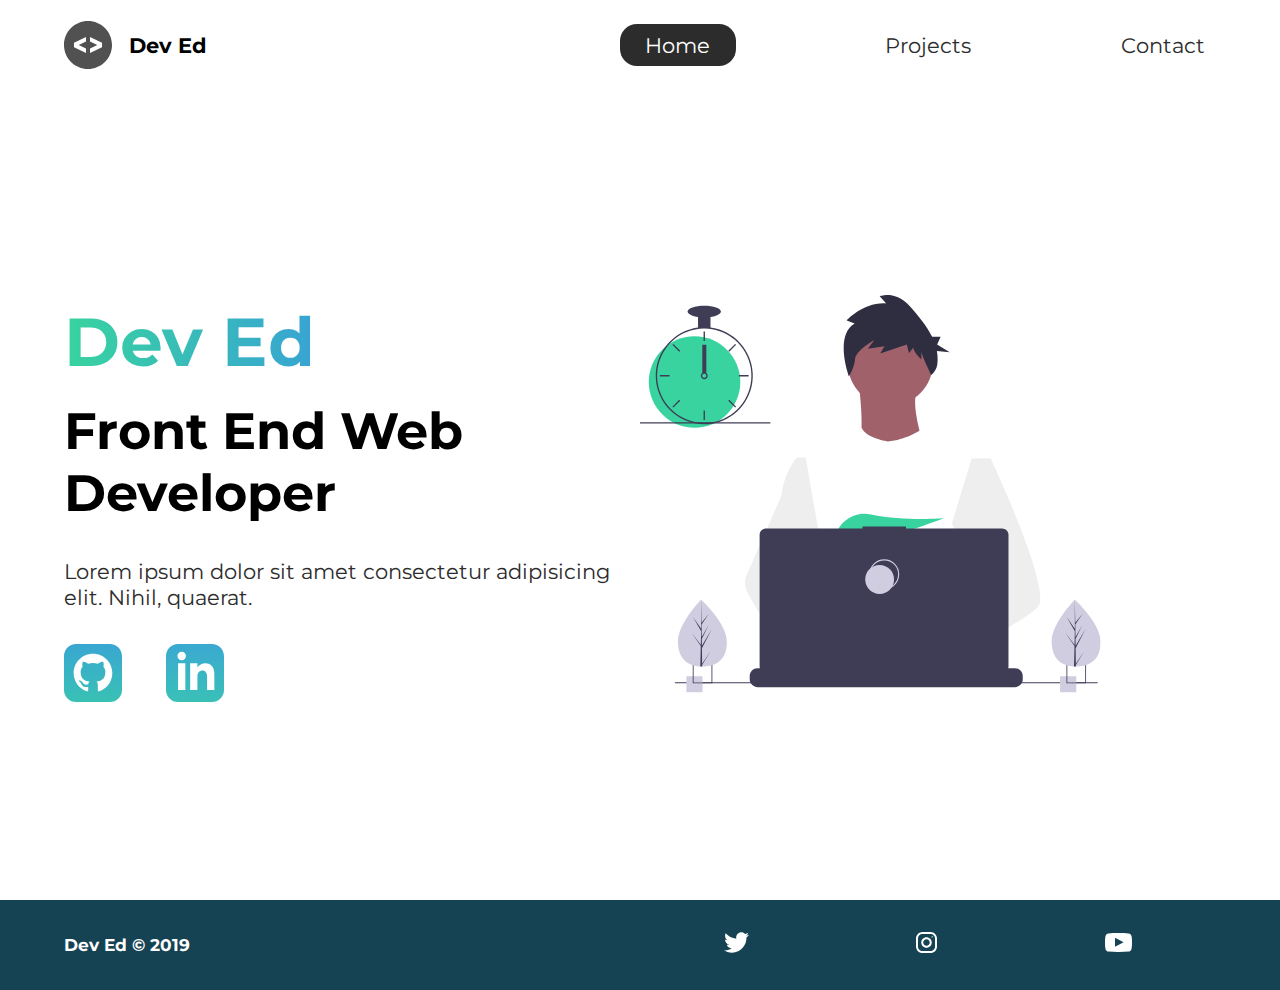
<file: index.html>
<!DOCTYPE html>
<html lang="en">
  <head>
    <meta charset="UTF-8" />
    <meta name="viewport" content="width=device-width, initial-scale=1.0" />
    <meta http-equiv="X-UA-Compatible" content="ie=edge" />
    <meta
      name="description"
      content="Dev Ed is a front end web developer who specializes in html,css"
    />
    <meta name="robots" content="index,follow" />
    <link
      href="https://fonts.googleapis.com/css?family=Montserrat:400,500&display=swap"
      rel="stylesheet"
    />
    <link rel="stylesheet" href="./styles/style.css" />
    <title>Dev Ed | Web Developer</title>
  </head>
  <body>
    <header class="main-head">
      <nav>
        <div class="logo">
          <img src="./icons/code.svg" alt="logo" />
          <h1>Dev Ed</h1>
        </div>
        <ul>
          <li><a class="active" href="/">Home</a></li>
          <li><a href="./projects/">Projects</a></li>
          <li><a href="./contact/">Contact</a></li>
        </ul>
      </nav>
    </header>
    <section class="intro">
      <div class="intro-text">
        <h2>Dev Ed</h2>
        <h3>
          Front End Web <br />
          Developer
        </h3>
        <p>
          Lorem ipsum dolor sit amet consectetur adipisicing elit. Nihil,
          quaerat.
        </p>
        <div class="intro-social">
          <a href="https://github.com/DevWelles" target="blank"
            ><img src="./icons/github.svg" alt="github-social-link"
          /></a>
          <a href="#" target="blank"
            ><img src="./icons/linked-in.svg" alt="linkedin-social-link"
          /></a>
        </div>
      </div>
      <div class="intro-images">
        <svg
          width="799"
          height="690"
          viewBox="0 0 799 690"
          fill="none"
          xmlns="http://www.w3.org/2000/svg"
        >
          <g id="undraw_dev_productivity_umsq (1) 1" clip-path="url(#clip0)">
            <path
              id="Vector"
              d="M516.92 624.636C516.92 624.636 512.16 626.266 504.42 628.576C487.31 633.706 455.65 642.216 428.82 643.916C405.72 645.396 386.2 641.836 382.63 626.766C381.1 620.286 383.27 614.956 388 610.576C402.12 597.486 439 592.796 468.25 591.186C476.51 590.736 484.15 590.526 490.51 590.446C501.31 590.306 508.39 590.526 508.39 590.526L508.56 591.186L516.92 624.636Z"
              fill="#A0616A"
            />
            <path
              id="Vector_2"
              d="M436.99 672.586C418.61 695.346 342.73 647.666 316.19 629.886C310.41 626.016 306.97 623.566 306.97 623.566L331.25 591.186L338.94 580.936C338.94 580.936 345.82 584.586 355.99 590.526C356.36 590.746 356.73 590.966 357.11 591.186C365.88 596.336 376.89 603.066 388 610.576C403.33 620.946 418.83 632.776 428.82 643.916C438.59 654.806 443.08 665.036 436.99 672.586Z"
              fill="#A0616A"
            />
            <g id="me">
              <path
                id="Vector_3"
                d="M434.672 191.952C475.283 191.607 507.926 158.406 507.582 117.795C507.237 77.1832 474.036 44.5403 433.425 44.8847C392.813 45.2291 360.17 78.4303 360.515 119.042C360.859 159.653 394.06 192.296 434.672 191.952Z"
                fill="#A0616A"
              />
              <path
                id="Vector_4"
                d="M379.477 155.65C379.477 155.65 394.216 259.972 373.002 271.875C351.787 283.779 499.929 283.588 499.929 283.588C499.929 283.588 466.124 193.284 480.809 165.449L379.477 155.65Z"
                fill="#A0616A"
              />
              <path
                id="Vector_5"
                d="M608.101 283.199L596.257 339.402L571.214 458.308L570.49 464.815L562.138 540.138L556.582 590.177L552.857 623.79C528.584 636.526 510.988 645.326 510.988 645.326C510.988 645.326 509.404 637.719 506.871 627.99C489.805 633.265 458.218 642.043 431.404 643.97C441.266 654.777 445.842 664.969 439.817 672.57C421.63 695.485 345.349 648.45 318.659 630.896C318.077 635.158 317.879 639.464 318.068 643.762L297.626 628.314L299.331 592.359L302.206 531.522L305.819 455.229C304.448 451.975 303.294 448.634 302.364 445.228C295.956 423.161 288.032 379.057 281.928 342.067C277.016 312.298 273.302 287.138 272.517 281.785C272.411 281.086 272.358 280.726 272.358 280.726L384.363 230.094C392.509 248.556 429.865 253.809 429.865 253.809C460.756 251.417 484.847 234.913 484.847 234.913L608.101 283.199Z"
                fill="white"
              />
              <path
                id="Vector_6"
                d="M372.285 49.3811L358.49 43.9934C358.49 43.9934 386.969 12.1 426.99 14.513L415.635 2.22366C415.635 2.22366 443.04 -9.01799 468.283 19.6674C481.553 34.7467 496.908 52.4737 506.557 72.5077L521.281 72.3829L515.251 85.9663L536.874 99.3152L514.777 97.0719C516.155 104.471 516.421 112.034 515.566 119.511C514.683 126.991 510.928 133.835 505.094 138.598V138.598C505.094 138.598 487.743 103.449 487.696 97.9443L487.813 111.705C487.813 111.705 473.959 99.4371 473.889 91.1807L466.471 100.877L462.593 85.7717L416.475 101.301L423.87 88.8526L395.157 93.2246L406.278 77.9923C406.278 77.9923 373.932 96.1568 372.811 111.304C371.689 126.452 362.299 140.875 362.299 140.875C362.299 140.875 336.213 70.3294 372.285 49.3811Z"
                fill="#2F2E41"
              />
              <path
                id="Vector_7"
                d="M690.215 540.422C682.794 548.605 664.338 560.992 641.951 574.422C633.623 579.413 624.757 584.559 615.71 589.676C594.122 601.889 571.514 614.001 552.857 623.79C528.584 636.526 510.988 645.326 510.988 645.326C510.988 645.326 509.403 637.719 506.871 627.99C503.48 614.968 498.397 598.141 493.184 590.715C493.002 590.456 492.82 590.218 492.638 589.979C491.121 588.022 489.601 586.885 488.112 586.897L562.138 540.138L594.127 519.926L570.489 464.814L540.842 395.683L557.908 339.727L575.062 283.479L608.101 283.199C608.101 283.199 619.243 306.985 633.514 340.166C635.647 345.128 637.851 350.299 640.096 355.64C669.469 425.394 706.176 522.836 690.215 540.422Z"
                fill="#EEEEEE"
              />
              <path
                id="Vector_8"
                d="M358.123 591.2C355.41 591.212 352.702 591.456 350.029 591.928C327.074 596.073 320.47 616.94 318.659 630.896C318.077 635.158 317.879 639.464 318.068 643.761L297.626 628.314L290.178 622.687C272.316 616.628 256.353 605.733 242.483 592.84C230.449 581.456 219.634 568.849 210.213 555.223C200.831 541.793 192.448 527.692 185.134 513.034C183.094 508.943 181.977 504.454 181.864 499.884C181.751 495.314 182.644 490.775 184.48 486.588L209.154 430.327L245.218 348.098C245.471 346.146 245.752 344.237 246.059 342.371C252.995 300.511 272.367 281.786 272.367 281.786L287.286 281.659L297.778 341.932L310.813 416.815L302.364 445.227L282.839 510.845L302.205 531.522L358.123 591.2Z"
                fill="#EEEEEE"
              />
            </g>
            <path
              id="Vector_9"
              d="M372.877 415.806L385.631 430.686C390.37 429.783 395.319 428.721 400.416 427.529L396.752 415.806L405.71 426.256C459.707 412.975 526.637 387.155 526.637 387.155C526.637 387.155 454.379 392.453 400.428 380.666C376.558 375.451 351.998 387.284 342.202 409.668C336.508 422.679 337.403 433.951 357.596 433.951C364.419 433.835 371.223 433.195 377.949 432.037L372.877 415.806Z"
              fill="#38D39F"
            />
            <path
              id="Vector_10"
              d="M663.65 660.386V666.456C663.654 668.122 663.345 669.774 662.74 671.326C662.472 672.018 662.147 672.687 661.77 673.326C660.578 675.326 658.887 676.983 656.862 678.133C654.838 679.283 652.549 679.887 650.22 679.886H203.67C201.342 679.887 199.053 679.283 197.028 678.133C195.003 676.983 193.312 675.326 192.12 673.326C191.743 672.687 191.419 672.018 191.15 671.326C190.546 669.774 190.237 668.122 190.24 666.456V660.386C190.24 658.622 190.587 656.876 191.262 655.246C191.936 653.616 192.926 652.136 194.173 650.888C195.42 649.641 196.901 648.652 198.53 647.977C200.16 647.302 201.906 646.955 203.67 646.956H229.41V644.126C229.41 644.052 229.425 643.979 229.453 643.911C229.481 643.843 229.522 643.782 229.574 643.73C229.626 643.678 229.688 643.636 229.756 643.608C229.824 643.58 229.897 643.566 229.97 643.566H243.4C243.474 643.566 243.547 643.58 243.615 643.608C243.683 643.636 243.745 643.678 243.797 643.73C243.849 643.782 243.89 643.843 243.918 643.911C243.946 643.979 243.96 644.052 243.96 644.126V646.956H252.35V644.126C252.35 644.052 252.365 643.979 252.393 643.911C252.421 643.843 252.462 643.782 252.514 643.73C252.566 643.678 252.628 643.636 252.696 643.608C252.764 643.58 252.837 643.566 252.91 643.566H266.34C266.414 643.566 266.487 643.58 266.555 643.608C266.623 643.636 266.684 643.678 266.736 643.73C266.789 643.782 266.83 643.843 266.858 643.911C266.886 643.979 266.9 644.052 266.9 644.126V646.956H275.3V644.126C275.3 644.052 275.315 643.979 275.343 643.911C275.371 643.843 275.412 643.782 275.464 643.73C275.516 643.678 275.578 643.636 275.646 643.608C275.714 643.58 275.787 643.566 275.86 643.566H289.29C289.364 643.566 289.437 643.58 289.505 643.608C289.573 643.636 289.634 643.678 289.686 643.73C289.739 643.782 289.78 643.843 289.808 643.911C289.836 643.979 289.85 644.052 289.85 644.126V646.956H298.24V644.126C298.24 644.052 298.255 643.979 298.283 643.911C298.311 643.843 298.352 643.782 298.404 643.73C298.456 643.678 298.518 643.636 298.586 643.608C298.654 643.58 298.727 643.566 298.8 643.566H312.23C312.304 643.566 312.377 643.58 312.445 643.608C312.513 643.636 312.574 643.678 312.626 643.73C312.678 643.782 312.72 643.843 312.748 643.911C312.776 643.979 312.79 644.052 312.79 644.126V646.956H321.18V644.126C321.18 644.052 321.194 643.979 321.223 643.911C321.251 643.843 321.292 643.782 321.344 643.73C321.396 643.678 321.458 643.636 321.526 643.608C321.594 643.58 321.667 643.566 321.74 643.566H335.17C335.244 643.566 335.317 643.58 335.385 643.608C335.453 643.636 335.514 643.678 335.566 643.73C335.618 643.782 335.66 643.843 335.688 643.911C335.716 643.979 335.73 644.052 335.73 644.126V646.956H344.13V644.126C344.13 644.052 344.145 643.979 344.173 643.911C344.201 643.843 344.242 643.782 344.294 643.73C344.346 643.678 344.408 643.636 344.476 643.608C344.544 643.58 344.617 643.566 344.69 643.566H358.12C358.194 643.566 358.267 643.58 358.335 643.608C358.403 643.636 358.464 643.678 358.516 643.73C358.569 643.782 358.61 643.843 358.638 643.911C358.666 643.979 358.68 644.052 358.68 644.126V646.956H367.07V644.126C367.07 644.052 367.085 643.979 367.113 643.911C367.141 643.843 367.182 643.782 367.234 643.73C367.286 643.678 367.348 643.636 367.416 643.608C367.484 643.58 367.557 643.566 367.63 643.566H472.83C472.904 643.566 472.977 643.58 473.045 643.608C473.113 643.636 473.174 643.678 473.227 643.73C473.279 643.782 473.32 643.843 473.348 643.911C473.376 643.979 473.39 644.052 473.39 644.126V646.956H481.79V644.126C481.79 644.052 481.804 643.979 481.833 643.911C481.861 643.843 481.902 643.782 481.954 643.73C482.006 643.678 482.068 643.636 482.136 643.608C482.204 643.58 482.277 643.566 482.35 643.566H495.78C495.928 643.567 496.07 643.627 496.175 643.732C496.279 643.836 496.339 643.978 496.34 644.126V646.956H504.73V644.126C504.73 644.052 504.745 643.979 504.773 643.911C504.801 643.843 504.842 643.782 504.894 643.73C504.946 643.678 505.008 643.636 505.076 643.608C505.144 643.58 505.217 643.566 505.29 643.566H518.72C518.794 643.566 518.867 643.58 518.935 643.608C519.003 643.636 519.065 643.678 519.117 643.73C519.169 643.782 519.21 643.843 519.238 643.911C519.266 643.979 519.28 644.052 519.28 644.126V646.956H527.67V644.126C527.67 644.052 527.685 643.979 527.713 643.911C527.741 643.843 527.782 643.782 527.834 643.73C527.886 643.678 527.948 643.636 528.016 643.608C528.084 643.58 528.157 643.566 528.23 643.566H541.66C541.734 643.566 541.807 643.58 541.875 643.608C541.943 643.636 542.005 643.678 542.057 643.73C542.109 643.782 542.15 643.843 542.178 643.911C542.206 643.979 542.22 644.052 542.22 644.126V646.956H550.62V644.126C550.62 644.052 550.635 643.979 550.663 643.911C550.691 643.843 550.732 643.782 550.784 643.73C550.836 643.678 550.898 643.636 550.966 643.608C551.034 643.58 551.107 643.566 551.18 643.566H564.61C564.757 643.568 564.898 643.628 565.001 643.733C565.104 643.837 565.161 643.979 565.16 644.126V646.956H573.56V644.126C573.56 644.052 573.575 643.979 573.603 643.911C573.631 643.843 573.672 643.782 573.724 643.73C573.776 643.678 573.838 643.636 573.906 643.608C573.974 643.58 574.047 643.566 574.12 643.566H587.55C587.624 643.566 587.697 643.58 587.765 643.608C587.833 643.636 587.895 643.678 587.947 643.73C587.999 643.782 588.04 643.843 588.068 643.911C588.096 643.979 588.11 644.052 588.11 644.126V646.956H596.5V644.126C596.5 644.052 596.515 643.979 596.543 643.911C596.571 643.843 596.612 643.782 596.664 643.73C596.716 643.678 596.778 643.636 596.846 643.608C596.914 643.58 596.987 643.566 597.06 643.566H610.49C610.564 643.566 610.637 643.58 610.705 643.608C610.773 643.636 610.835 643.678 610.887 643.73C610.939 643.782 610.98 643.843 611.008 643.911C611.036 643.979 611.05 644.052 611.05 644.126V646.956H650.22C651.984 646.955 653.731 647.302 655.36 647.977C656.99 648.652 658.471 649.641 659.718 650.888C660.965 652.136 661.954 653.616 662.629 655.246C663.304 656.876 663.651 658.622 663.65 660.386Z"
              fill="#3F3D56"
            />
            <path
              id="Vector_11"
              d="M793.5 671.326H60.5V673.326H793.5V671.326Z"
              fill="#3F3D56"
            />
            <path
              id="Vector_12"
              d="M627.694 404.757H461.251V401.326H385.78V404.757H218.651C215.665 404.757 212.801 405.943 210.69 408.054C208.578 410.166 207.392 413.029 207.392 416.015V643.927C207.392 646.913 208.578 649.776 210.69 651.888C212.801 653.999 215.665 655.185 218.651 655.185H627.694C630.68 655.185 633.544 653.999 635.655 651.888C637.767 649.776 638.953 646.913 638.953 643.927V416.015C638.953 414.537 638.662 413.073 638.096 411.707C637.53 410.341 636.701 409.1 635.655 408.054C634.61 407.009 633.369 406.18 632.003 405.614C630.637 405.048 629.173 404.757 627.694 404.757Z"
              fill="#3F3D56"
            />
            <path
              id="Vector_13"
              d="M423.5 509.326C437.307 509.326 448.5 498.133 448.5 484.326C448.5 470.519 437.307 459.326 423.5 459.326C409.693 459.326 398.5 470.519 398.5 484.326C398.5 498.133 409.693 509.326 423.5 509.326Z"
              stroke="#D0CDE1"
              stroke-width="2"
              stroke-miterlimit="10"
            />
            <path
              id="Vector_14"
              d="M415.5 518.326C429.307 518.326 440.5 507.133 440.5 493.326C440.5 479.519 429.307 468.326 415.5 468.326C401.693 468.326 390.5 479.519 390.5 493.326C390.5 507.133 401.693 518.326 415.5 518.326Z"
              fill="#D0CDE1"
            />
            <path
              id="Vector_15"
              d="M108.446 661.223H80.4463V689.223H108.446V661.223Z"
              fill="#D0CDE1"
            />
            <path
              id="Vector_16"
              d="M91.4502 639.223V673.223H125.45V639.223H91.4502ZM123.97 671.743H92.9202V640.703H123.97V671.743Z"
              fill="#3F3D56"
            />
            <path
              id="Vector_17"
              d="M756.446 661.223H728.446V689.223H756.446V661.223Z"
              fill="#D0CDE1"
            />
            <path
              id="Vector_18"
              d="M739.45 639.223V673.223H773.45V639.223H739.45ZM771.97 671.743H740.92V640.703H771.97V671.743Z"
              fill="#3F3D56"
            />
            <path
              id="Vector_19"
              d="M94.5802 230.113C138.399 230.113 173.921 194.592 173.921 150.773C173.921 106.955 138.399 71.4326 94.5802 71.4326C50.7617 71.4326 15.2397 106.955 15.2397 150.773C15.2397 194.592 50.7617 230.113 94.5802 230.113Z"
              fill="#38D39F"
            />
            <path
              id="Vector_20"
              d="M122.229 56.4899C115.045 55.5763 107.774 55.5763 100.59 56.4899C84.586 58.5913 69.5203 65.2398 57.181 75.6465C44.8417 86.0532 35.7467 99.7813 30.9754 115.202C28.8053 122.229 27.5764 129.514 27.3208 136.864C27.2848 137.886 27.2607 138.92 27.2607 139.954C27.283 162.264 36.1559 183.655 51.932 199.431C67.7082 215.207 89.0989 224.08 111.41 224.103C113.201 224.103 114.992 224.042 116.759 223.934C120.907 223.674 125.03 223.103 129.093 222.227C148.495 218.055 165.798 207.161 177.947 191.468C190.095 175.776 196.308 156.295 195.487 136.467C194.665 116.638 186.863 97.738 173.459 83.1039C160.054 68.4698 141.909 59.0435 122.229 56.4899H122.229ZM137.748 217.347H137.736C130.959 219.659 123.905 221.062 116.759 221.518C114.992 221.638 113.201 221.698 111.41 221.698C89.7377 221.672 68.961 213.051 53.6367 197.727C38.3123 182.402 29.6914 161.626 29.6649 139.954C29.6649 138.92 29.689 137.886 29.725 136.864C30.5514 115.744 39.5156 95.7617 54.7411 81.1008C69.9666 66.44 90.273 58.237 111.41 58.2089C130.776 58.21 149.513 65.0865 164.283 77.6131C179.052 90.1398 188.895 107.503 192.057 126.61C195.219 145.716 191.496 165.325 181.55 181.942C171.604 198.559 156.081 211.106 137.748 217.347H137.748Z"
              fill="#3F3D56"
            />
            <path
              id="Vector_21"
              d="M112.612 63.0176H110.208V79.8474H112.612V63.0176Z"
              fill="#3F3D56"
            />
            <path
              id="Vector_22"
              d="M57.8578 84.7018L56.1577 86.4019L68.0582 98.3023L69.7582 96.6022L57.8578 84.7018Z"
              fill="#3F3D56"
            />
            <path
              id="Vector_23"
              d="M34.4736 138.751V141.156H51.3034V138.751H34.4736Z"
              fill="#3F3D56"
            />
            <path
              id="Vector_24"
              d="M56.1578 193.506L57.8579 195.206L69.7584 183.306L68.0583 181.606L56.1578 193.506Z"
              fill="#3F3D56"
            />
            <path
              id="Vector_25"
              d="M153.062 96.6022L154.762 98.3022L166.662 86.4018L164.962 84.7017L153.062 96.6022Z"
              fill="#3F3D56"
            />
            <path
              id="Vector_26"
              d="M171.516 138.751V141.156H188.346V138.751H171.516Z"
              fill="#3F3D56"
            />
            <path
              id="Vector_27"
              d="M154.762 181.605L153.062 183.305L164.962 195.206L166.662 193.506L154.762 181.605Z"
              fill="#3F3D56"
            />
            <path
              id="Vector_28"
              d="M112.612 200.06H110.208V216.89H112.612V200.06Z"
              fill="#3F3D56"
            />
            <path
              id="Vector_29"
              d="M115.016 135.145C113.976 134.365 112.711 133.943 111.41 133.943C110.11 133.943 108.844 134.365 107.804 135.145C107.091 135.686 106.505 136.375 106.085 137.165C105.552 138.181 105.322 139.329 105.421 140.473C105.52 141.616 105.944 142.707 106.644 143.617C107.343 144.527 108.288 145.218 109.368 145.608C110.447 145.997 111.616 146.07 112.735 145.817C113.855 145.564 114.878 144.996 115.685 144.179C116.492 143.363 117.048 142.333 117.288 141.21C117.528 140.088 117.441 138.92 117.039 137.846C116.636 136.771 115.935 135.834 115.017 135.145H115.016ZM111.41 143.56C110.454 143.557 109.539 143.176 108.863 142.501C108.187 141.825 107.807 140.909 107.804 139.954C107.808 139.224 108.03 138.513 108.441 137.91C108.793 137.4 109.271 136.989 109.828 136.718C110.386 136.446 111.004 136.323 111.623 136.361C112.241 136.398 112.84 136.594 113.361 136.931C113.881 137.267 114.307 137.732 114.595 138.281C114.883 138.83 115.025 139.444 115.007 140.063C114.989 140.683 114.811 141.287 114.491 141.818C114.17 142.349 113.719 142.788 113.179 143.093C112.639 143.398 112.03 143.559 111.41 143.56V143.56Z"
              fill="#3F3D56"
            />
            <path
              id="Vector_30"
              d="M122.229 35.3687H100.591V57.007H122.229V35.3687Z"
              fill="#3F3D56"
            />
            <path
              id="Vector_31"
              d="M111.41 38.9748C127.344 38.9748 140.261 34.4 140.261 28.7567C140.261 23.1134 127.344 18.5386 111.41 18.5386C95.4757 18.5386 82.5586 23.1134 82.5586 28.7567C82.5586 34.4 95.4757 38.9748 111.41 38.9748Z"
              fill="#3F3D56"
            />
            <path id="clock-arrow" d="M115 86H108V135H115V86Z" fill="#3F3D56" />
            <path
              id="Vector_32"
              d="M226 220.44H0V222.844H226V220.44Z"
              fill="#3F3D56"
            />
            <g id="plant-left">
              <path
                id="Vector_33"
                d="M150.594 599.754C151.527 631.704 132.858 643.413 109.43 644.097C108.886 644.113 108.344 644.123 107.805 644.126C106.719 644.135 105.643 644.117 104.577 644.072C83.3891 643.193 66.6172 631.945 65.7495 602.232C64.8515 571.482 103.018 531.529 105.882 528.574L105.887 528.571C105.996 528.458 106.052 528.402 106.052 528.402C106.052 528.402 149.661 567.807 150.594 599.754Z"
                fill="#D0CDE1"
              />
              <path
                id="Vector_34"
                d="M107.744 639.255L122.626 617.124L107.774 641.636L107.805 644.126C106.719 644.135 105.643 644.117 104.577 644.072L105.315 612.06L105.295 611.813L105.322 611.766L105.393 608.741L89.0952 585.078L105.374 606.477L105.432 607.116L105.989 582.93L91.9122 558.397L106.029 578.681L105.882 528.574L105.882 528.407L105.887 528.571L106.821 568.062L119.651 552.021L106.863 571.464L107.143 593.098L118.949 571.984L107.187 596.279L107.343 608.308L124.512 578.897L107.395 612.505L107.744 639.255Z"
                fill="#3F3D56"
              />
            </g>
            <g id="plant-right">
              <path
                id="Vector_35"
                d="M798.594 599.754C799.527 631.704 780.858 643.413 757.43 644.097C756.886 644.113 756.344 644.123 755.805 644.126C754.719 644.135 753.643 644.117 752.577 644.072C731.389 643.193 714.617 631.945 713.749 602.232C712.851 571.482 751.018 531.529 753.882 528.574L753.887 528.571C753.996 528.458 754.052 528.402 754.052 528.402C754.052 528.402 797.661 567.807 798.594 599.754Z"
                fill="#D0CDE1"
              />
              <path
                id="Vector_36"
                d="M755.744 639.255L770.626 617.124L755.774 641.636L755.805 644.126C754.719 644.135 753.643 644.117 752.577 644.072L753.315 612.06L753.295 611.813L753.323 611.766L753.393 608.741L737.095 585.078L753.374 606.477L753.432 607.116L753.989 582.93L739.912 558.397L754.029 578.681L753.882 528.574L753.882 528.407L753.887 528.571L754.821 568.062L767.651 552.021L754.864 571.464L755.143 593.098L766.949 571.984L755.187 596.279L755.343 608.308L772.512 578.897L755.395 612.505L755.744 639.255Z"
                fill="#3F3D56"
              />
            </g>
          </g>
          <defs>
            <clipPath id="clip0">
              <rect width="798.627" height="689.223" fill="white" />
            </clipPath>
          </defs>
        </svg>
        <img class="splash" src="./img/splash.svg" alt="" />
      </div>
    </section>
    <footer>
      <h4>Dev Ed &copy; 2019</h4>
      <ul>
        <li>
          <a href="#"
            ><img src="./icons/twitter 1.svg" alt="twitter-social"
          /></a>
        </li>
        <li>
          <a href="#"
            ><img src="./icons/instagram 1.svg" alt="instagram-social"
          /></a>
        </li>
        <li>
          <a href="#"
            ><img src="./icons/youtube-symbol 1.svg" alt="youtube-social"
          /></a>
        </li>
      </ul>
    </footer>
  </body>
</html>
</file>
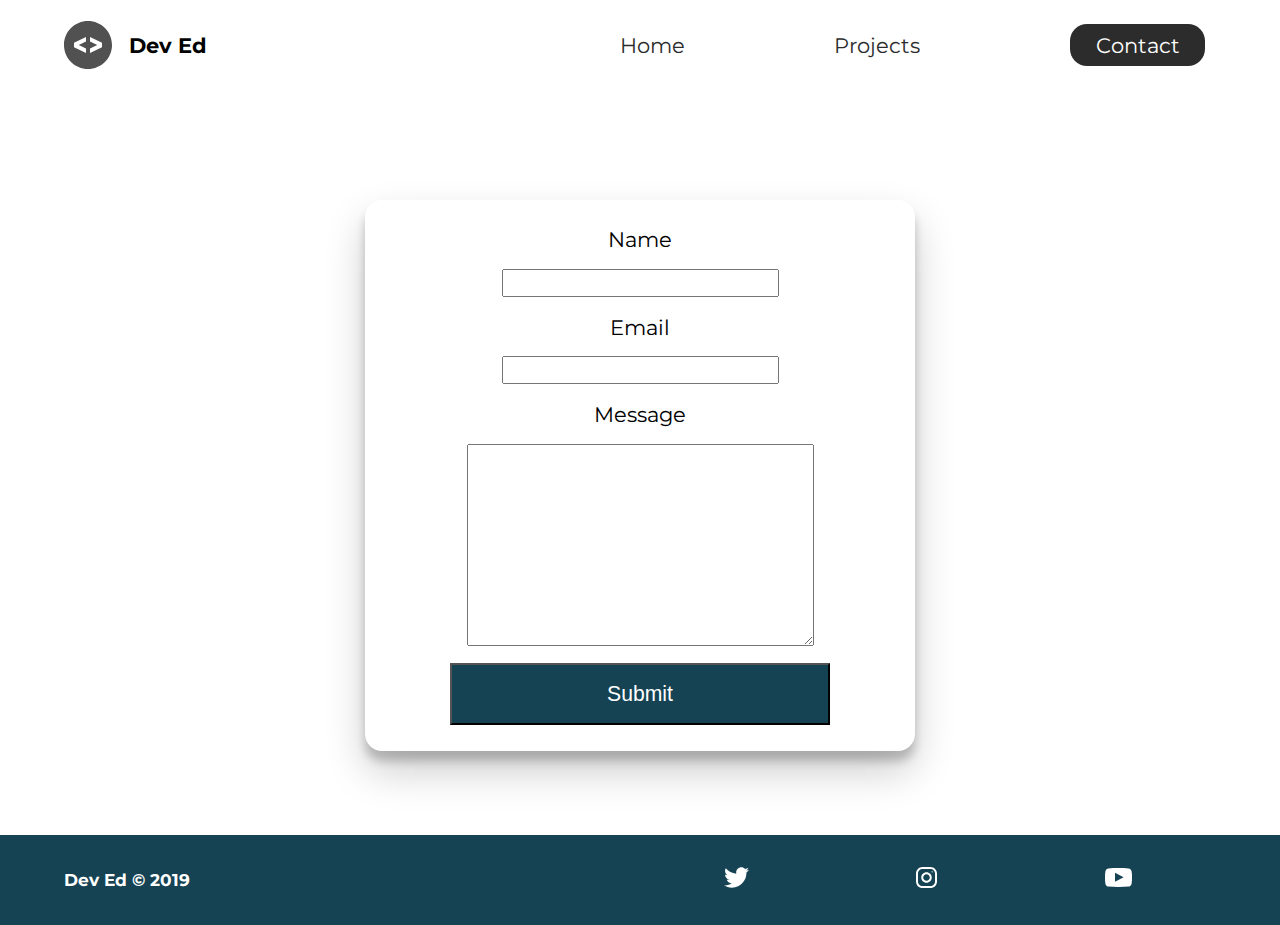
<file: contact/index.html>
<!DOCTYPE html>
<html lang="en">
  <head>
    <meta charset="UTF-8" />
    <meta name="viewport" content="width=device-width, initial-scale=1.0" />
    <meta http-equiv="X-UA-Compatible" content="ie=edge" />
    <meta
      name="description"
      content="Dev Ed is a front end web developer who specializes in html,css"
    />
    <meta name="robots" content="index,follow" />
    <link
      href="https://fonts.googleapis.com/css?family=Montserrat:400,500&display=swap"
      rel="stylesheet"
    />
    <link rel="stylesheet" href="../styles/style.css" />
    <title>Dev Ed | Web Developer</title>
  </head>
  <body>
    <header class="main-head">
      <nav>
        <div class="logo">
          <img src="../icons/code.svg" alt="logo" />
          <h1>Dev Ed</h1>
        </div>
        <ul>
          <li><a href="../index.html">Home</a></li>
          <li><a href="../projects/">Projects</a></li>
          <li><a class="active" href="./index.html">Contact</a></li>
        </ul>
      </nav>
    </header>
    <section class="form-section">
      <form>
        <label for="name">Name</label>
        <input type="text" name="name" id="name" required />
        <label for="email">Email</label>
        <input type="email" name="email" id="email" required />
        <label for="message">Message</label>
        <textarea name="message" id="message" cols="30" rows="10"></textarea>
        <button type="submit">Submit</button>
      </form>
    </section>
    <footer>
      <h4>Dev Ed &copy; 2019</h4>
      <ul>
        <li>
          <a href="#"><img src="/icons/twitter 1.svg" alt="twitter-social"/></a>
        </li>
        <li>
          <a href="#"
            ><img src="/icons/instagram 1.svg" alt="instagram-social"
          /></a>
        </li>
        <li>
          <a href="#"
            ><img src="/icons/youtube-symbol 1.svg" alt="youtube-social"
          /></a>
        </li>
      </ul>
    </footer>
  </body>
</html>
</file>
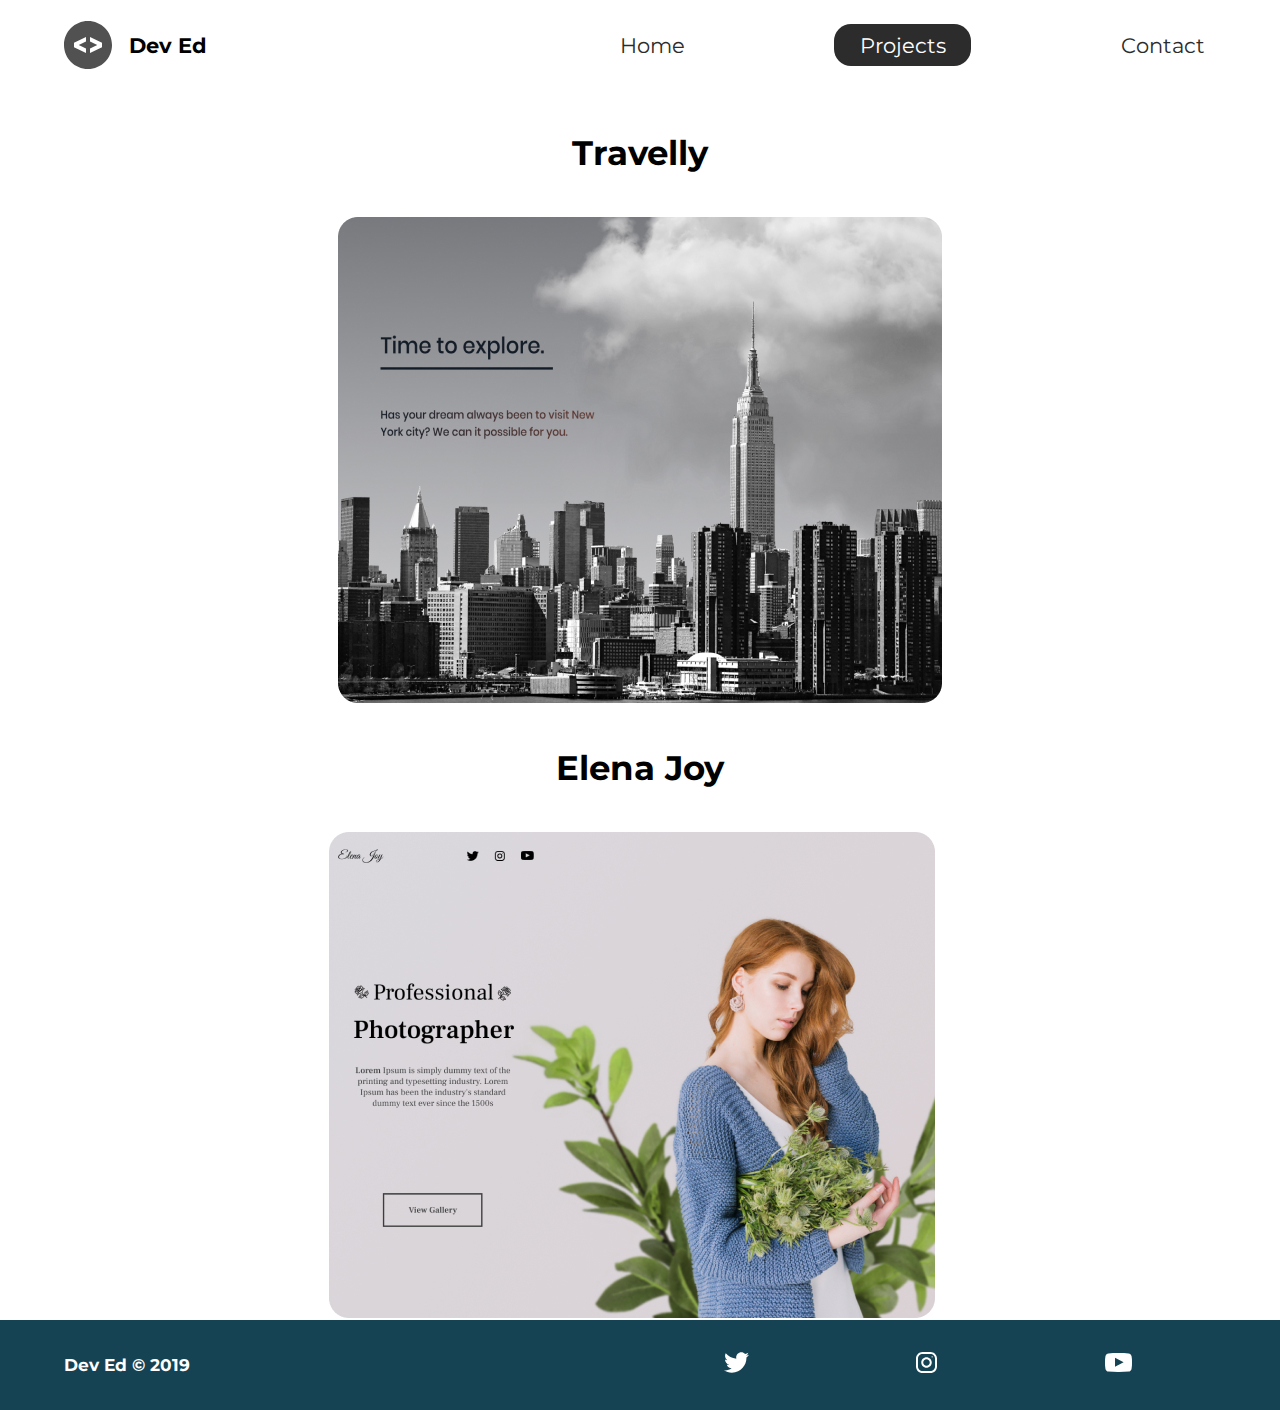
<file: projects/index.html>
<!DOCTYPE html>
<html lang="en">
  <head>
    <meta charset="UTF-8" />
    <meta name="viewport" content="width=device-width, initial-scale=1.0" />
    <meta http-equiv="X-UA-Compatible" content="ie=edge" />
    <meta
      name="description"
      content="Dev Ed is a front end web developer who specializes in html,css"
    />
    <meta name="robots" content="index,follow" />
    <link
      href="https://fonts.googleapis.com/css?family=Montserrat:400,500&display=swap"
      rel="stylesheet"
    />
    <link rel="stylesheet" href="../styles/style.css" />
    <title>Dev Ed | Web Developer</title>
  </head>
  <body>
    <header class="main-head">
      <nav>
        <div class="logo">
          <img src="../icons/code.svg" alt="logo" />
          <h1>Dev Ed</h1>
        </div>
        <ul>
          <li><a href="../index.html">Home</a></li>
          <li><a class="active" href="./index.html">Projects</a></li>
          <li><a href="../contact/">Contact</a></li>
        </ul>
      </nav>
    </header>
    <section class="projects">
      <div class="travelly">
        <h2>Travelly</h2>
        <img src="../img/travelly.jpg" alt="travelly-project" />
      </div>
      <div class="travelly">
        <h2>Elena Joy</h2>
        <img src="../img/elena-joy.jpg" alt="elena-project" />
      </div>
    </section>
    <footer>
      <h4>Dev Ed &copy; 2019</h4>
      <ul>
        <li>
          <a href="#"><img src="/icons/twitter 1.svg" alt="twitter-social"/></a>
        </li>
        <li>
          <a href="#"
            ><img src="/icons/instagram 1.svg" alt="instagram-social"
          /></a>
        </li>
        <li>
          <a href="#"
            ><img src="/icons/youtube-symbol 1.svg" alt="youtube-social"
          /></a>
        </li>
      </ul>
    </footer>
  </body>
</html>
</file>
<file: styles/style.css>
/* Global Styles */
* {
  margin: 0;
  padding: 0;
  -webkit-box-sizing: border-box;
          box-sizing: border-box;
}

html {
  font-size: 62.5%;
}

body {
  font-family: "Montserrat", sans-serif;
}

h1 {
  font-size: 2.5rem;
}

li,
button,
label,
input,
a,
p {
  font-size: 2.5rem;
}

h2 {
  font-size: 4rem;
}

h3 {
  font-size: 2.5rem;
}

h4,
h5 {
  font-size: 2rem;
}

ul {
  list-style: none;
}

a {
  text-decoration: none;
  color: #2c2c2c;
}

.main-head {
  width: 95%;
  margin: 0 0 0 auto;
}

nav {
  display: -webkit-box;
  display: -ms-flexbox;
  display: flex;
  -webkit-box-pack: justify;
      -ms-flex-pack: justify;
          justify-content: space-between;
  -webkit-box-align: center;
      -ms-flex-align: center;
          align-items: center;
  -webkit-box-orient: horizontal;
  -webkit-box-direction: normal;
      -ms-flex-direction: row;
          flex-direction: row;
  min-height: 10vh;
  width: 60%;
  -ms-flex-wrap: wrap;
      flex-wrap: wrap;
}

nav .logo {
  display: -webkit-box;
  display: -ms-flexbox;
  display: flex;
  -webkit-box-pack: start;
      -ms-flex-pack: start;
          justify-content: flex-start;
  -webkit-box-align: center;
      -ms-flex-align: center;
          align-items: center;
  -webkit-box-orient: horizontal;
  -webkit-box-direction: normal;
      -ms-flex-direction: row;
          flex-direction: row;
  -webkit-box-flex: 1;
      -ms-flex: 1 1 10rem;
          flex: 1 1 10rem;
}

nav .logo h1 {
  margin: 2rem;
}

nav ul {
  display: -webkit-box;
  display: -ms-flexbox;
  display: flex;
  -ms-flex-pack: distribute;
      justify-content: space-around;
  -webkit-box-align: center;
      -ms-flex-align: center;
          align-items: center;
  -webkit-box-orient: horizontal;
  -webkit-box-direction: normal;
      -ms-flex-direction: row;
          flex-direction: row;
  -webkit-box-flex: 1;
      -ms-flex: 1 1 40rem;
          flex: 1 1 40rem;
}

.intro {
  min-height: 90vh;
  width: 90%;
  margin: auto;
  -ms-flex-wrap: wrap;
      flex-wrap: wrap;
  display: -webkit-box;
  display: -ms-flexbox;
  display: flex;
  -webkit-box-pack: justify;
      -ms-flex-pack: justify;
          justify-content: space-between;
  -webkit-box-align: center;
      -ms-flex-align: center;
          align-items: center;
  -webkit-box-orient: horizontal;
  -webkit-box-direction: normal;
      -ms-flex-direction: row;
          flex-direction: row;
}

.intro h2 {
  font-size: 8rem;
  padding-top: 2rem;
  background: -webkit-gradient(linear, left top, right top, from(#38d39f), to(#38a4d3));
  background: linear-gradient(left, #38d39f, #38a4d3);
  background-clip: text;
  -webkit-text-fill-color: transparent;
  display: inline-block;
}

.intro h3 {
  font-size: 6rem;
  padding: 2rem 0rem;
}

.intro p {
  padding-top: 2rem;
  color: #2c2c2c;
}

.splash {
  position: absolute;
  top: 0%;
  right: 0%;
  height: 100%;
  z-index: -1;
}

.intro-social {
  margin-top: 4rem;
}

.intro-social a {
  margin-right: 5rem;
}

.active {
  background: #2c2c2c;
  color: white;
  padding: 1rem 3rem;
  border-radius: 2rem;
}

.intro-text,
.intro-images {
  -webkit-box-flex: 1;
      -ms-flex: 1 1 40rem;
          flex: 1 1 40rem;
}

#plant-left {
  -webkit-animation: plant 1.5s ease infinite alternate;
          animation: plant 1.5s ease infinite alternate;
}

#plant-right {
  -webkit-animation: plant 1.5s ease infinite alternate 0.5s;
          animation: plant 1.5s ease infinite alternate 0.5s;
}

#me {
  -webkit-animation: me 1s ease infinite alternate;
          animation: me 1s ease infinite alternate;
  -webkit-transform-origin: bottom;
          transform-origin: bottom;
}

#clock-arrow {
  -webkit-animation: clock 1.5s infinite linear;
          animation: clock 1.5s infinite linear;
  transform-box: fill-box;
  -webkit-transform-origin: bottom;
          transform-origin: bottom;
}

@-webkit-keyframes me {
  from {
    -webkit-transform: rotateZ(-5deg);
            transform: rotateZ(-5deg);
  }
  to {
    -webkit-transform: rotateZ(5deg);
            transform: rotateZ(5deg);
  }
}

@keyframes me {
  from {
    -webkit-transform: rotateZ(-5deg);
            transform: rotateZ(-5deg);
  }
  to {
    -webkit-transform: rotateZ(5deg);
            transform: rotateZ(5deg);
  }
}

@-webkit-keyframes plant {
  from {
    -webkit-transform: translateY(0%);
            transform: translateY(0%);
  }
  to {
    -webkit-transform: translateY(-30%);
            transform: translateY(-30%);
  }
}

@keyframes plant {
  from {
    -webkit-transform: translateY(0%);
            transform: translateY(0%);
  }
  to {
    -webkit-transform: translateY(-30%);
            transform: translateY(-30%);
  }
}

@-webkit-keyframes clock {
  from {
    -webkit-transform: rotateZ(0deg);
            transform: rotateZ(0deg);
  }
  to {
    -webkit-transform: rotateZ(360deg);
            transform: rotateZ(360deg);
  }
}

@keyframes clock {
  from {
    -webkit-transform: rotateZ(0deg);
            transform: rotateZ(0deg);
  }
  to {
    -webkit-transform: rotateZ(360deg);
            transform: rotateZ(360deg);
  }
}

.projects {
  width: 90%;
  margin: auto;
  min-height: 90vh;
  display: -webkit-box;
  display: -ms-flexbox;
  display: flex;
  -webkit-box-pack: justify;
      -ms-flex-pack: justify;
          justify-content: space-between;
  -webkit-box-align: center;
      -ms-flex-align: center;
          align-items: center;
  -webkit-box-orient: horizontal;
  -webkit-box-direction: normal;
      -ms-flex-direction: row;
          flex-direction: row;
  text-align: center;
  -ms-flex-wrap: wrap;
      flex-wrap: wrap;
}

.projects h2 {
  margin: 5rem;
}

.travelly,
.elena {
  -webkit-box-flex: 1;
      -ms-flex: 1 1 40rem;
          flex: 1 1 40rem;
}

.form-section {
  min-height: 80vh;
  display: -webkit-box;
  display: -ms-flexbox;
  display: flex;
  -webkit-box-pack: center;
      -ms-flex-pack: center;
          justify-content: center;
  -webkit-box-align: center;
      -ms-flex-align: center;
          align-items: center;
  -webkit-box-orient: horizontal;
  -webkit-box-direction: normal;
      -ms-flex-direction: row;
          flex-direction: row;
  margin-top: 3rem;
}

.form-section form {
  padding: 3rem 10rem;
  -webkit-box-shadow: 0px 10px 10px rgba(0, 0, 0, 0.2), 0px 20px 40px rgba(0, 0, 0, 0.2);
          box-shadow: 0px 10px 10px rgba(0, 0, 0, 0.2), 0px 20px 40px rgba(0, 0, 0, 0.2);
  display: -webkit-box;
  display: -ms-flexbox;
  display: flex;
  -webkit-box-pack: center;
      -ms-flex-pack: center;
          justify-content: center;
  -webkit-box-align: center;
      -ms-flex-align: center;
          align-items: center;
  -webkit-box-orient: vertical;
  -webkit-box-direction: normal;
      -ms-flex-direction: column;
          flex-direction: column;
  border-radius: 2rem;
}

.form-section form input,
.form-section form textarea {
  margin: 2rem;
}

.form-section form input:focus,
.form-section form textarea:focus {
  outline: 2px solid black;
}

.form-section form textarea {
  font-family: "Montserrat", sans-serif;
  font-size: 2rem;
}

.form-section form button {
  width: 100%;
  padding: 2rem;
  background: #154353;
  color: white;
}

.form-section form button:focus {
  background: #33696b;
}

footer {
  background: #154353;
  color: white;
  min-height: 10vh;
  padding: 0% 5%;
  display: -webkit-box;
  display: -ms-flexbox;
  display: flex;
  -webkit-box-pack: start;
      -ms-flex-pack: start;
          justify-content: flex-start;
  -webkit-box-align: center;
      -ms-flex-align: center;
          align-items: center;
  -webkit-box-orient: horizontal;
  -webkit-box-direction: normal;
      -ms-flex-direction: row;
          flex-direction: row;
}

footer ul {
  -webkit-box-flex: 1;
      -ms-flex: 1 1 40rem;
          flex: 1 1 40rem;
  display: -webkit-box;
  display: -ms-flexbox;
  display: flex;
  -ms-flex-pack: distribute;
      justify-content: space-around;
  -webkit-box-align: center;
      -ms-flex-align: center;
          align-items: center;
  -webkit-box-orient: horizontal;
  -webkit-box-direction: normal;
      -ms-flex-direction: row;
          flex-direction: row;
}

footer h4 {
  -webkit-box-flex: 1;
      -ms-flex: 1 1 40rem;
          flex: 1 1 40rem;
}

@media screen and (max-width: 1332px) {
  html {
    font-size: 53%;
  }
  .splash {
    display: none;
  }
  svg {
    width: 80%;
  }
  nav {
    width: 100%;
  }
}

@media screen and (max-width: 754px) {
  html {
    font-size: 45%;
  }
  svg {
    height: 60%;
  }
  .main-head {
    width: 100%;
  }
  nav .logo {
    display: -webkit-box;
    display: -ms-flexbox;
    display: flex;
    -webkit-box-pack: center;
        -ms-flex-pack: center;
            justify-content: center;
    -webkit-box-align: center;
        -ms-flex-align: center;
            align-items: center;
    -webkit-box-orient: vertical;
    -webkit-box-direction: normal;
        -ms-flex-direction: column;
            flex-direction: column;
    -webkit-box-flex: 1;
        -ms-flex: 1 1 20rem;
            flex: 1 1 20rem;
    margin-top: 2rem;
  }
  nav ul {
    -webkit-box-flex: 1;
        -ms-flex: 1 1 60rem;
            flex: 1 1 60rem;
    margin: 2rem 0rem;
  }
  .intro-text {
    margin-top: 5rem;
    text-align: center;
  }
  .intro-images {
    text-align: center;
  }
  .intro-social {
    display: -webkit-box;
    display: -ms-flexbox;
    display: flex;
    -webkit-box-pack: center;
        -ms-flex-pack: center;
            justify-content: center;
    -webkit-box-align: center;
        -ms-flex-align: center;
            align-items: center;
    -webkit-box-orient: horizontal;
    -webkit-box-direction: normal;
        -ms-flex-direction: row;
            flex-direction: row;
  }
  .intro-social a {
    margin: 2rem;
  }
  .elena,
  .travelly {
    -webkit-box-flex: 1;
        -ms-flex: 1 1 50rem;
            flex: 1 1 50rem;
  }
  .elena img,
  .travelly img {
    width: 100%;
    height: 100%;
  }
  form {
    padding: 0rem;
    width: 100%;
  }
}
/*# sourceMappingURL=style.css.map */
</file>
